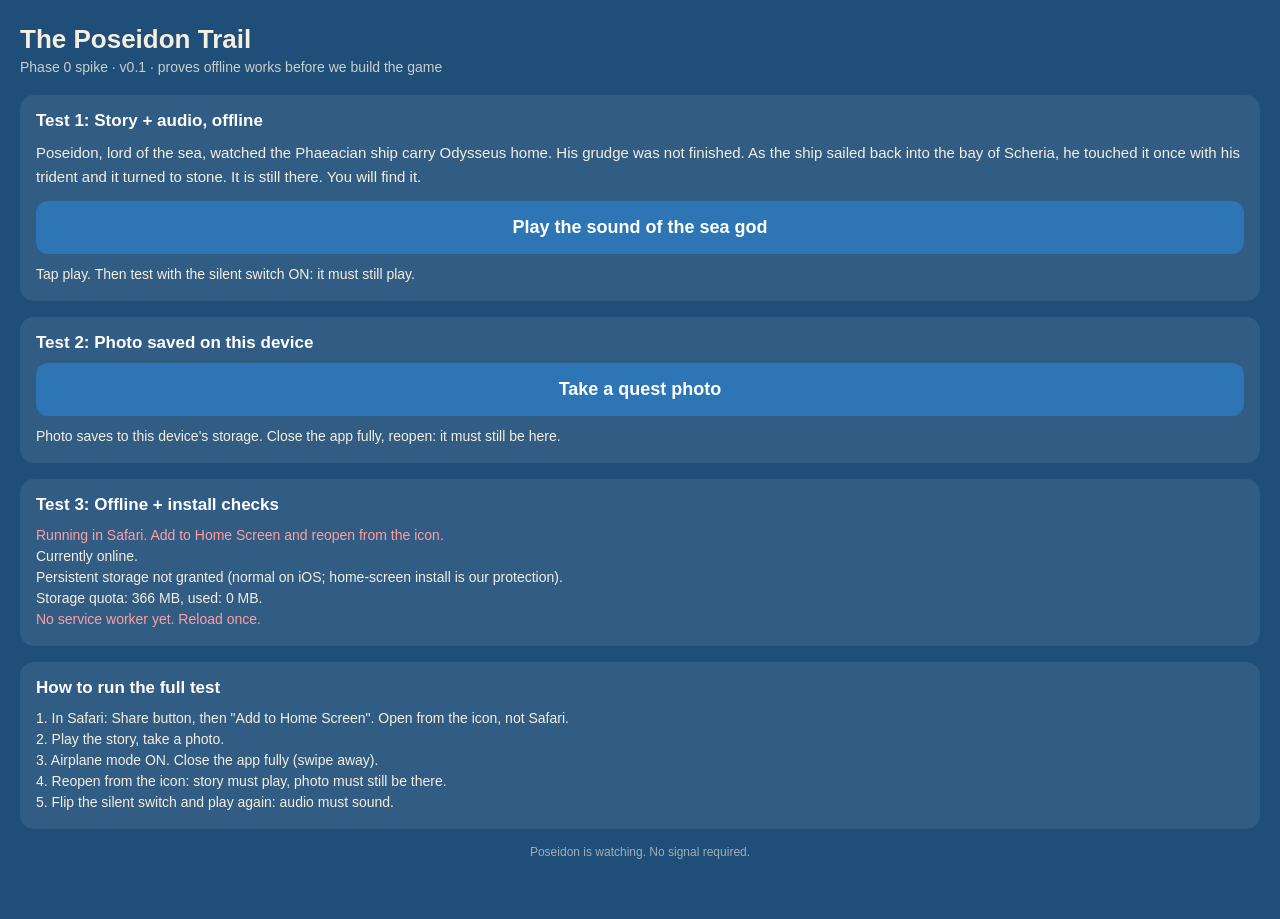
<file: phase0-spike/index.html>
<!DOCTYPE html>
<html lang="en">
<head>
<meta charset="utf-8">
<meta name="viewport" content="width=device-width, initial-scale=1, viewport-fit=cover">
<title>Poseidon Trail: Phase 0 Spike</title>
<link rel="manifest" href="manifest.json">
<link rel="apple-touch-icon" href="icon-180.png">
<meta name="apple-mobile-web-app-capable" content="yes">
<meta name="apple-mobile-web-app-status-bar-style" content="black-translucent">
<meta name="apple-mobile-web-app-title" content="Poseidon Trail">
<style>
  :root { --blue:#1F4E79; --aegean:#2E75B6; --sand:#F5EFE0; --gold:#B8860B; }
  * { box-sizing:border-box; margin:0; padding:0; -webkit-tap-highlight-color:transparent; }
  body { font-family:-apple-system, Helvetica, sans-serif; background:var(--blue); color:var(--sand); min-height:100vh; padding:24px 20px 60px; }
  h1 { font-size:26px; margin-bottom:4px; }
  .sub { opacity:.8; font-size:14px; margin-bottom:20px; }
  .card { background:rgba(255,255,255,.08); border-radius:14px; padding:16px; margin-bottom:16px; }
  .card h2 { font-size:17px; margin-bottom:10px; color:#fff; }
  button, label.btn { display:block; width:100%; padding:16px; border:0; border-radius:12px; background:var(--aegean); color:#fff; font-size:18px; font-weight:700; text-align:center; cursor:pointer; }
  .status { margin-top:10px; font-size:14px; line-height:1.5; }
  .ok { color:#7CFC9A; } .bad { color:#FF9E9E; }
  #photoView { width:100%; border-radius:10px; margin-top:10px; display:none; }
  input[type=file] { display:none; }
  .story { font-size:15px; line-height:1.6; margin-bottom:12px; }
  .foot { font-size:12px; opacity:.6; text-align:center; margin-top:8px; }
</style>
</head>
<body>
<h1>The Poseidon Trail</h1>
<div class="sub">Phase 0 spike · v0.1 · proves offline works before we build the game</div>

<div class="card">
  <h2>Test 1: Story + audio, offline</h2>
  <div class="story">Poseidon, lord of the sea, watched the Phaeacian ship carry Odysseus home. His grudge was not finished. As the ship sailed back into the bay of Scheria, he touched it once with his trident and it turned to stone. It is still there. You will find it.</div>
  <button id="playBtn">Play the sound of the sea god</button>
  <audio id="story" src="story.mp3" preload="auto" playsinline></audio>
  <div class="status" id="audioStatus">Tap play. Then test with the silent switch ON: it must still play.</div>
</div>

<div class="card">
  <h2>Test 2: Photo saved on this device</h2>
  <label class="btn" for="cam">Take a quest photo</label>
  <input id="cam" type="file" accept="image/*" capture="environment">
  <img id="photoView" alt="quest photo">
  <div class="status" id="photoStatus">Photo saves to this device's storage. Close the app fully, reopen: it must still be here.</div>
</div>

<div class="card">
  <h2>Test 3: Offline + install checks</h2>
  <div class="status" id="checks">Running...</div>
</div>

<div class="card">
  <h2>How to run the full test</h2>
  <div class="status">
    1. In Safari: Share button, then "Add to Home Screen". Open from the icon, not Safari.<br>
    2. Play the story, take a photo.<br>
    3. Airplane mode ON. Close the app fully (swipe away).<br>
    4. Reopen from the icon: story must play, photo must still be there.<br>
    5. Flip the silent switch and play again: audio must sound.
  </div>
</div>
<div class="foot">Poseidon is watching. No signal required.</div>

<script>
// Service worker
if ('serviceWorker' in navigator) navigator.serviceWorker.register('sw.js');

// Test 1: audio
const audio = document.getElementById('story');
const audioStatus = document.getElementById('audioStatus');
document.getElementById('playBtn').onclick = () => {
  audio.currentTime = 0;
  audio.play().then(() => audioStatus.innerHTML = '<span class="ok">Playing. If you hear it with the silent switch on, Test 1 passes.</span>')
    .catch(e => audioStatus.innerHTML = '<span class="bad">Playback failed: ' + e.message + '</span>');
};

// Test 2: photo to IndexedDB
const DB = 'ptrail', STORE = 'photos';
function db() { return new Promise((res, rej) => {
  const r = indexedDB.open(DB, 1);
  r.onupgradeneeded = () => r.result.createObjectStore(STORE);
  r.onsuccess = () => res(r.result); r.onerror = () => rej(r.error);
});}
async function savePhoto(blob) { const d = await db();
  return new Promise((res, rej) => { const tx = d.transaction(STORE, 'readwrite');
    tx.objectStore(STORE).put(blob, 'quest1'); tx.oncomplete = res; tx.onerror = () => rej(tx.error); });}
async function loadPhoto() { const d = await db();
  return new Promise((res) => { const rq = d.transaction(STORE).objectStore(STORE).get('quest1');
    rq.onsuccess = () => res(rq.result); rq.onerror = () => res(null); });}
const photoStatus = document.getElementById('photoStatus');
const photoView = document.getElementById('photoView');
function show(blob, saved) {
  photoView.src = URL.createObjectURL(blob); photoView.style.display = 'block';
  photoStatus.innerHTML = saved
    ? '<span class="ok">Saved to device. Now close the app fully and reopen: it must survive.</span>'
    : '<span class="ok">Restored from device storage. Test 2 passes.</span>';
}
document.getElementById('cam').onchange = async (e) => {
  const f = e.target.files[0]; if (!f) return;
  try { await savePhoto(f); show(f, true); }
  catch (err) { photoStatus.innerHTML = '<span class="bad">Save failed: ' + err.message + '</span>'; }
};
loadPhoto().then(b => { if (b) show(b, false); });

// Test 3: environment checks
(async () => {
  const lines = [];
  const standalone = window.navigator.standalone === true || matchMedia('(display-mode: standalone)').matches;
  lines.push(standalone ? '<span class="ok">Running from Home Screen icon.</span>'
                        : '<span class="bad">Running in Safari. Add to Home Screen and reopen from the icon.</span>');
  lines.push(navigator.onLine ? 'Currently online.' : '<span class="ok">Currently OFFLINE. Perfect for the test.</span>');
  if (navigator.storage && navigator.storage.persist) {
    const p = await navigator.storage.persist();
    lines.push(p ? '<span class="ok">Storage marked persistent.</span>' : 'Persistent storage not granted (normal on iOS; home-screen install is our protection).');
  }
  if (navigator.storage && navigator.storage.estimate) {
    const e = await navigator.storage.estimate();
    lines.push('Storage quota: ' + Math.round((e.quota||0)/1048576) + ' MB, used: ' + Math.round((e.usage||0)/1048576) + ' MB.');
  }
  const sw = await navigator.serviceWorker.getRegistration();
  lines.push(sw ? '<span class="ok">Service worker registered: offline cache active.</span>' : '<span class="bad">No service worker yet. Reload once.</span>');
  document.getElementById('checks').innerHTML = lines.join('<br>');
})();
</script>
</body>
</html>
</file>
